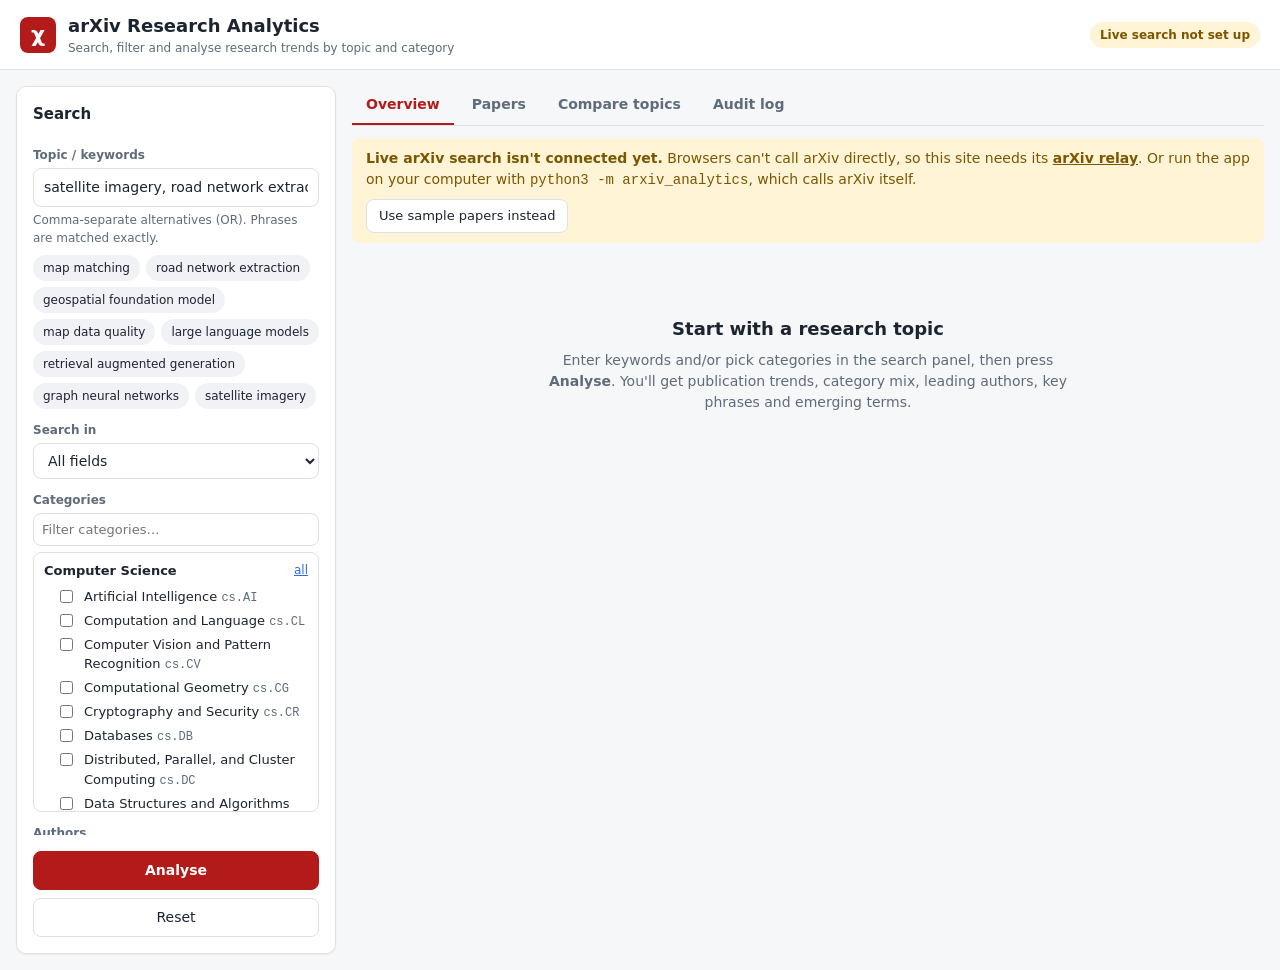
<file: index.html>
<!doctype html>
<html lang="en">
<head>
  <meta charset="utf-8">
  <meta name="viewport" content="width=device-width, initial-scale=1">
  <title>arXiv Research Analytics</title>
  <link rel="stylesheet" href="style.css">
</head>
<body>
<header class="topbar">
  <div class="brand">
    <span class="logo" aria-hidden="true">χ</span>
    <div>
      <h1>arXiv Research Analytics</h1>
      <p class="sub">Search, filter and analyse research trends by topic and category</p>
    </div>
  </div>
  <span id="mode-badge" class="badge">…</span>
</header>

<div class="layout">
  <!-- Search panel -->
  <aside class="panel search-panel" id="search-panel" aria-label="Search">
    <form id="search-form" autocomplete="off">
      <div class="panel-head">
        <h2>Search</h2>
        <button type="button" id="close-search" class="icon-btn mobile-only" aria-label="Close search">✕</button>
      </div>

      <label for="topic">Topic / keywords</label>
      <input id="topic" name="topic" placeholder="e.g. map matching, road network extraction">
      <p class="hint">Comma-separate alternatives (OR). Phrases are matched exactly.</p>

      <div class="presets" id="presets" aria-label="Topic presets"></div>

      <label for="field">Search in</label>
      <select id="field" name="field">
        <option value="all">All fields</option>
        <option value="ti">Title</option>
        <option value="abs">Abstract</option>
        <option value="au">Author</option>
        <option value="co">Comments</option>
        <option value="jr">Journal ref</option>
      </select>

      <label>Categories <span class="count" id="cat-count"></span></label>
      <input id="cat-search" placeholder="Filter categories…" class="small">
      <div id="category-picker" class="category-picker"></div>

      <label for="authors">Authors</label>
      <input id="authors" name="authors" placeholder="Comma-separated surnames">

      <div class="row">
        <div><label for="year_from">From year</label><select id="year_from" name="year_from"></select></div>
        <div><label for="year_to">To year</label><select id="year_to" name="year_to"></select></div>
      </div>
      <div class="presets year-presets" id="year-presets" aria-label="Year range shortcuts">
        <button type="button" data-span="1">This year</button>
        <button type="button" data-span="3">Last 3 years</button>
        <button type="button" data-span="5">Last 5 years</button>
        <button type="button" data-span="10">Last 10 years</button>
        <button type="button" data-span="">Any time</button>
      </div>
      <details class="exact-dates" id="exact-dates">
        <summary>Exact dates</summary>
        <div class="row">
          <div><label for="date_from">From</label><input type="date" id="date_from" name="date_from"></div>
          <div><label for="date_to">To</label><input type="date" id="date_to" name="date_to"></div>
        </div>
        <p class="hint">Exact dates override the years above. arXiv filters on the submission date.</p>
      </details>

      <div class="row">
        <div>
          <label for="max_results">Max papers</label>
          <select id="max_results" name="max_results">
            <option>100</option><option selected>200</option><option>500</option>
            <option>1000</option><option>2000</option>
          </select>
        </div>
        <div>
          <label for="sort_by">Sort</label>
          <select id="sort_by" name="sort_by">
            <option value="submittedDate">Newest</option>
            <option value="relevance">Relevance</option>
            <option value="lastUpdatedDate">Last updated</option>
          </select>
        </div>
      </div>

      <p class="hint" id="query-preview"></p>
      <div class="search-actions">
        <button type="submit" class="primary" id="search-btn">Analyse</button>
        <button type="button" class="ghost" id="reset-btn">Reset</button>
      </div>
    </form>
  </aside>
  <div id="sheet-backdrop" class="sheet-backdrop" hidden></div>

  <main>
    <nav class="tabs" role="tablist">
      <button role="tab" data-tab="overview" class="active"><svg class="tab-icon" viewBox="0 0 24 24" fill="none" stroke="currentColor" stroke-width="2" stroke-linecap="round" stroke-linejoin="round" aria-hidden="true"><path d="M4 20V10M10 20V4M16 20v-7M22 20H2"/></svg><span>Overview</span></button>
      <button role="tab" data-tab="papers"><svg class="tab-icon" viewBox="0 0 24 24" fill="none" stroke="currentColor" stroke-width="2" stroke-linecap="round" stroke-linejoin="round" aria-hidden="true"><path d="M6 2h9l5 5v15H6z"/><path d="M14 2v6h6M9 13h8M9 17h6"/></svg><span>Papers</span></button>
      <button role="tab" data-tab="compare"><svg class="tab-icon" viewBox="0 0 24 24" fill="none" stroke="currentColor" stroke-width="2" stroke-linecap="round" stroke-linejoin="round" aria-hidden="true"><path d="M3 17l5-6 4 3 5-7 4 4"/><path d="M3 21h18"/></svg><span>Compare<span class="desktop-only"> topics</span></span></button>
      <button role="tab" data-tab="log"><svg class="tab-icon" viewBox="0 0 24 24" fill="none" stroke="currentColor" stroke-width="2" stroke-linecap="round" stroke-linejoin="round" aria-hidden="true"><path d="M4 6h16M4 12h16M4 18h10"/></svg><span><span class="desktop-only">Audit log</span><span class="mobile-label">Log</span> <span id="log-badge" class="tab-badge" hidden></span></span></button>
      <button type="button" id="tab-search-btn" class="mobile-only" aria-controls="search-panel" aria-expanded="false"><svg class="tab-icon" viewBox="0 0 24 24" fill="none" stroke="currentColor" stroke-width="2" stroke-linecap="round" stroke-linejoin="round" aria-hidden="true"><circle cx="11" cy="11" r="7"/><path d="M20 20l-4-4"/></svg><span>Search</span></button>
    </nav>

    <div id="status" class="status" hidden></div>

    <!-- Refine bar (applies to Overview + Papers) -->
    <section id="refine" class="panel refine" hidden>
      <button type="button" id="refine-toggle" class="refine-toggle mobile-only" aria-expanded="false" aria-controls="refine-row">
        <span>Filters <span id="refine-count" class="count"></span></span><span class="chev" aria-hidden="true">▾</span>
      </button>
      <div class="refine-row" id="refine-row">
        <input id="f-text" placeholder="Filter within results (title/abstract)…">
        <input id="f-author" placeholder="Author contains…">
        <input id="f-year-from" type="number" placeholder="Year from" min="1991" max="2100">
        <input id="f-year-to" type="number" placeholder="Year to" min="1991" max="2100">
        <label class="toggle"><input type="checkbox" id="f-primary"> Primary category only</label>
        <button class="ghost" id="f-clear" type="button">Clear filters</button>
      </div>
      <div id="f-chips" class="chips" aria-label="Category filters"></div>
    </section>

    <section id="tab-overview" class="tab-panel">
      <div id="empty" class="empty">
        <h2>Start with a research topic</h2>
        <p>Enter keywords and/or pick categories in the search panel, then press <b>Analyse</b>.
          You'll get publication trends, category mix, leading authors, key phrases and emerging terms.</p>
        <button type="button" class="primary mobile-only" id="empty-search">Start a search</button>
      </div>
      <div id="overview" hidden>
        <div class="kpis" id="kpis"></div>
        <div class="grid">
          <div class="card wide"><h3>Publications over time</h3><div id="chart-timeline" class="chart"></div></div>
          <div class="card"><h3>Primary categories <small>click to filter</small></h3><div id="chart-primary"></div></div>
          <div class="card"><h3>All categories (incl. cross-lists)</h3><div id="chart-allcats"></div></div>
          <div class="card"><h3>Top authors <small>click to filter</small></h3><div id="chart-authors"></div></div>
          <div class="card"><h3>Key phrases <small>click to filter</small></h3><div id="chart-phrases"></div></div>
          <div class="card"><h3>Keywords</h3><div id="cloud" class="cloud"></div></div>
          <div class="card"><h3>Emerging terms <small>recent vs. earlier half</small></h3><div id="emerging"></div></div>
          <div class="card wide"><h3>Category co-occurrence</h3><div id="chart-pairs"></div></div>
        </div>
      </div>
    </section>

    <section id="tab-papers" class="tab-panel" hidden>
      <div class="toolbar">
        <span id="paper-count"></span>
        <span class="spacer"></span>
        <select id="paper-sort">
          <option value="date-desc">Newest first</option>
          <option value="date-asc">Oldest first</option>
          <option value="title">Title A–Z</option>
          <option value="authors">Most authors</option>
        </select>
        <button class="ghost" id="export-csv" type="button">Export CSV</button>
        <button class="ghost" id="export-json" type="button">Export JSON</button>
      </div>
      <div id="paper-list" class="paper-list"></div>
      <div class="pager"><button class="ghost" id="more-btn" type="button" hidden>Show more</button></div>
    </section>

    <section id="tab-compare" class="tab-panel" hidden>
      <div class="panel">
        <label for="compare-topics">Topics to compare (one per line, 2–6)</label>
        <textarea id="compare-topics" rows="4">graph neural networks
vision transformers
diffusion models</textarea>
        <p class="hint">Uses the categories, dates and max-papers settings from the search panel.
          Live mode makes one arXiv request per topic (rate-limited), so this can take a little while.</p>
        <button class="primary" id="compare-btn" type="button">Compare</button>
      </div>
      <div id="compare-out" hidden>
        <div class="card"><h3>Papers per year</h3><div id="chart-compare" class="chart"></div><div id="compare-legend" class="legend"></div></div>
        <div class="card"><h3>Summary</h3><div id="compare-table"></div></div>
      </div>
    </section>
    <section id="tab-log" class="tab-panel" hidden>
      <div class="toolbar">
        <span id="log-count">No arXiv requests yet</span>
        <span class="spacer"></span>
        <label class="toggle"><input type="checkbox" id="log-errors-only"> Problems only</label>
        <button class="ghost" id="log-copy" type="button">Copy log</button>
        <button class="ghost" id="log-clear" type="button">Clear</button>
      </div>
      <p class="hint">Every request sent to arXiv for a search or comparison, newest first: the exact query,
        the request URL, which route it took, the HTTP status and timing. Each entry is also written to the
        browser console with <code>console.debug</code>.</p>
      <ol id="log-list" class="log-list"></ol>
    </section>
  </main>
</div>

<script src="config.js"></script>
<script src="data.js"></script>
<script src="static-api.js"></script>
<script src="app.js"></script>
<script src="static-site.js"></script>
</body>
</html>
</file>
<file: style.css>
:root {
  --bg: #f6f7f9;
  --surface: #ffffff;
  --surface-2: #f0f2f5;
  --border: #dde1e7;
  --text: #1c2430;
  --muted: #5f6b7a;
  --accent: #b31b1b;          /* arXiv red */
  --accent-soft: #fbe9e9;
  --series-1: #2f6fdb;
  --series-2: #d9822b;
  --series-3: #1f9e74;
  --series-4: #9b51e0;
  --series-5: #d6456b;
  --series-6: #6b7a8f;
  --bar: #2f6fdb;
  --bar-soft: #dbe6fa;
  --warn-bg: #fff4d6;
  --warn-text: #7a5600;
  --error-bg: #fde8e8;
  --error-text: #8a1c1c;
  --radius: 10px;
  --shadow: 0 1px 2px rgba(16, 24, 40, .06);
  color-scheme: light;
}
@media (prefers-color-scheme: dark) {
  :root:not([data-theme="light"]) {
    --bg: #12161c; --surface: #1a1f27; --surface-2: #232a34; --border: #303945;
    --text: #e6e9ee; --muted: #9aa5b4; --accent: #ef6b6b; --accent-soft: #3a2224;
    --series-1: #6e9ff0; --series-2: #f0a35e; --series-3: #4cc79d; --series-4: #b88af0;
    --series-5: #ee7c99; --series-6: #a0abba;
    --bar: #6e9ff0; --bar-soft: #263650;
    --warn-bg: #3a3017; --warn-text: #f2d48a; --error-bg: #3d1f1f; --error-text: #f4b0b0;
    --shadow: none; color-scheme: dark;
  }
}
:root[data-theme="dark"] {
  --bg: #12161c; --surface: #1a1f27; --surface-2: #232a34; --border: #303945;
  --text: #e6e9ee; --muted: #9aa5b4; --accent: #ef6b6b; --accent-soft: #3a2224;
  --bar: #6e9ff0; --bar-soft: #263650; color-scheme: dark;
}

* { box-sizing: border-box; }
[hidden] { display: none !important; }
html, body { margin: 0; }
body {
  background: var(--bg); color: var(--text);
  font: 14px/1.5 system-ui, -apple-system, "Segoe UI", Roboto, sans-serif;
}
h1, h2, h3 { margin: 0; font-weight: 600; }
h1 { font-size: 18px; }
h2 { font-size: 15px; margin-bottom: 8px; }
h3 { font-size: 13px; margin-bottom: 10px; color: var(--muted); text-transform: uppercase; letter-spacing: .04em; }
h3 small { text-transform: none; letter-spacing: 0; font-weight: 400; opacity: .8; margin-left: 4px; }
a { color: var(--series-1); }

.topbar {
  display: flex; align-items: center; justify-content: space-between; gap: 12px;
  padding: 12px 20px; background: var(--surface); border-bottom: 1px solid var(--border);
}
.brand { display: flex; align-items: center; gap: 12px; }
.logo {
  width: 36px; height: 36px; border-radius: 8px; display: grid; place-items: center;
  background: var(--accent); color: #fff; font-size: 22px; font-weight: 700;
}
.sub { margin: 0; color: var(--muted); font-size: 12px; }
.badge { padding: 4px 10px; border-radius: 999px; font-size: 12px; font-weight: 600; background: var(--surface-2); }
.badge.live { background: #e3f5ec; color: #11633f; }
.badge.demo { background: var(--warn-bg); color: var(--warn-text); }

.layout { display: grid; grid-template-columns: 320px 1fr; gap: 16px; padding: 16px; align-items: start; }
main { min-width: 0; }
.panel { background: var(--surface); border: 1px solid var(--border); border-radius: var(--radius); padding: 16px; box-shadow: var(--shadow); }
.search-panel { position: sticky; top: 16px; max-height: calc(100vh - 32px); overflow: auto; }

label { display: block; font-size: 12px; font-weight: 600; color: var(--muted); margin: 12px 0 4px; }
input, select, textarea {
  width: 100%; padding: 8px 10px; border: 1px solid var(--border); border-radius: 8px;
  background: var(--surface); color: var(--text); font: inherit;
}
input.small { padding: 6px 8px; font-size: 13px; }
input:focus, select:focus, textarea:focus { outline: 2px solid var(--series-1); outline-offset: -1px; }
.hint { color: var(--muted); font-size: 12px; margin: 4px 0 0; word-break: break-word; }
.row { display: grid; grid-template-columns: minmax(0, 1fr) minmax(0, 1fr); gap: 8px; }
.row input { min-width: 0; }
.count { font-weight: 400; }

button { -webkit-tap-highlight-color: transparent; touch-action: manipulation; font: inherit; cursor: pointer; border-radius: 8px; padding: 8px 14px; border: 1px solid var(--border); background: var(--surface); color: var(--text); }
button.primary { background: var(--accent); border-color: var(--accent); color: #fff; font-weight: 600; width: 100%; margin-top: 16px; }
button.primary:disabled { opacity: .6; cursor: progress; }
button.ghost:hover { background: var(--surface-2); }
#reset-btn { width: 100%; margin-top: 8px; }
.search-actions { position: sticky; bottom: -16px; background: var(--surface); padding-bottom: 16px; margin-bottom: -16px; }

.presets { display: flex; flex-wrap: wrap; gap: 6px; margin-top: 8px; }
.presets button { padding: 3px 9px; font-size: 12px; border-radius: 999px; background: var(--surface-2); border-color: transparent; }
.presets button:hover { border-color: var(--border); }
.presets button.on { background: var(--accent-soft); border-color: var(--accent); color: var(--accent); font-weight: 600; }
.exact-dates { margin-top: 10px; }
.exact-dates summary { cursor: pointer; font-size: 12px; font-weight: 600; color: var(--muted); }
.exact-dates[open] summary { margin-bottom: 2px; }

.category-picker { border: 1px solid var(--border); border-radius: 8px; max-height: 260px; overflow: auto; margin-top: 6px; padding: 4px 0; }
.cat-group summary { cursor: pointer; padding: 4px 10px; font-weight: 600; font-size: 13px; display: flex; justify-content: space-between; }
.cat-group summary .group-all { font-weight: 400; color: var(--series-1); font-size: 12px; }
.cat-item { display: flex; gap: 8px; align-items: flex-start; padding: 2px 10px 2px 22px; font-size: 13px; cursor: pointer; font-weight: 400; color: var(--text); margin: 0; }
.cat-item input { width: auto; margin-top: 3px; }
.cat-item code { font-size: 12px; color: var(--muted); }

.tabs { display: flex; gap: 4px; margin-bottom: 12px; border-bottom: 1px solid var(--border); }
.tabs button { border: none; border-bottom: 2px solid transparent; border-radius: 0; background: none; padding: 8px 14px; color: var(--muted); font-weight: 600; }
.tabs button.active { color: var(--accent); border-bottom-color: var(--accent); }

.status { padding: 10px 14px; border-radius: 8px; margin-bottom: 12px; background: var(--surface-2); }
.status.error { background: var(--error-bg); color: var(--error-text); }
.status.warn { background: var(--warn-bg); color: var(--warn-text); }
.status a { color: inherit; font-weight: 600; }
.status-action { margin-top: 8px; padding: 6px 12px; font-size: 13px; background: var(--surface); color: var(--text); }

.refine { margin-bottom: 12px; padding: 12px; }
.refine-row { display: flex; flex-wrap: wrap; gap: 8px; align-items: center; }
.refine-row input[type=text], .refine-row input:not([type]) { flex: 2 1 200px; width: auto; }
.refine-row input[type=number] { flex: 0 1 110px; width: auto; }
.toggle { display: flex; gap: 6px; align-items: center; margin: 0; font-weight: 400; color: var(--text); white-space: nowrap; }
.toggle input { width: auto; }
.chips { display: flex; flex-wrap: wrap; gap: 6px; margin-top: 10px; }
.chip { padding: 3px 10px; font-size: 12px; border-radius: 999px; background: var(--surface-2); border: 1px solid transparent; }
.chip.on { background: var(--accent-soft); border-color: var(--accent); color: var(--accent); font-weight: 600; }
.chip .n { opacity: .7; margin-left: 4px; }

.empty { text-align: center; padding: 60px 20px; color: var(--muted); }
.empty h2 { color: var(--text); font-size: 18px; }
.empty p { max-width: 520px; margin: 8px auto 0; }

.kpis { display: grid; grid-template-columns: repeat(auto-fit, minmax(140px, 1fr)); gap: 12px; margin-bottom: 12px; }
.kpi { background: var(--surface); border: 1px solid var(--border); border-radius: var(--radius); padding: 12px 14px; }
.kpi .v { font-size: 22px; font-weight: 700; font-variant-numeric: tabular-nums; }
.kpi .l { font-size: 12px; color: var(--muted); }

.grid { display: grid; grid-template-columns: repeat(2, minmax(0, 1fr)); gap: 12px; }
.card { background: var(--surface); border: 1px solid var(--border); border-radius: var(--radius); padding: 14px 16px; min-width: 0; box-shadow: var(--shadow); }
.card.wide { grid-column: 1 / -1; }
.chart svg { width: 100%; height: auto; display: block; }
.chart text, .hbars text { fill: var(--muted); font-size: 11px; }
.axis line, .axis path { stroke: var(--border); }
.gridline { stroke: var(--border); stroke-dasharray: 2 3; }
.bar { fill: var(--bar); }
.bar:hover { opacity: .8; }

.hbars { display: flex; flex-direction: column; gap: 4px; }
.hbar { display: grid; grid-template-columns: minmax(90px, 40%) 1fr 44px; gap: 8px; align-items: center; font-size: 13px; padding: 2px 4px; border-radius: 6px; border: none; background: none; text-align: left; width: 100%; color: var(--text); }
.hbar.clickable:hover { background: var(--surface-2); }
.hbar .name { overflow: hidden; text-overflow: ellipsis; white-space: nowrap; }
.hbar .name small { color: var(--muted); }
.hbar .track { display: block; height: 10px; background: var(--bar-soft); border-radius: 5px; overflow: hidden; }
.hbar .fill { display: block; height: 100%; background: var(--bar); border-radius: 5px; }
.hbar .num { text-align: right; font-variant-numeric: tabular-nums; color: var(--muted); }

.cloud { display: flex; flex-wrap: wrap; gap: 4px 10px; align-items: baseline; line-height: 1.3; }
.cloud button { border: none; background: none; padding: 0; color: var(--series-1); }
.cloud button:hover { text-decoration: underline; }

table { width: 100%; border-collapse: collapse; font-size: 13px; }
th, td { text-align: left; padding: 6px 8px; border-bottom: 1px solid var(--border); }
th { color: var(--muted); font-weight: 600; font-size: 12px; }
td.num, th.num { text-align: right; font-variant-numeric: tabular-nums; }
.up { color: var(--series-3); font-weight: 600; }

.toolbar { display: flex; align-items: center; gap: 8px; margin-bottom: 10px; flex-wrap: wrap; }
.toolbar select { width: auto; }
.spacer { flex: 1; }
.paper-list { display: flex; flex-direction: column; gap: 8px; }
.paper { background: var(--surface); border: 1px solid var(--border); border-radius: var(--radius); padding: 12px 16px; }
.paper h4 { margin: 0 0 4px; font-size: 15px; }
.paper .meta { color: var(--muted); font-size: 12px; display: flex; flex-wrap: wrap; gap: 4px 12px; }
.paper .cats { display: flex; flex-wrap: wrap; gap: 4px; margin: 6px 0; }
.paper .cats span { font-size: 11px; padding: 1px 7px; border-radius: 999px; background: var(--surface-2); }
.paper .cats span.primary { background: var(--accent-soft); color: var(--accent); font-weight: 600; }
.paper details summary { cursor: pointer; color: var(--series-1); font-size: 12px; }
.paper details p { margin: 6px 0 0; }
.pager { text-align: center; margin: 12px 0; }

textarea { resize: vertical; font-family: inherit; }
#compare-btn { width: auto; }
#compare-out { display: grid; gap: 12px; margin-top: 12px; }
.legend { display: flex; flex-wrap: wrap; gap: 12px; margin-top: 8px; font-size: 13px; }
.legend span::before { content: ""; display: inline-block; width: 10px; height: 10px; border-radius: 2px; background: var(--c); margin-right: 6px; }

.spinner { display: inline-block; width: 14px; height: 14px; border: 2px solid currentColor; border-right-color: transparent; border-radius: 50%; animation: spin .8s linear infinite; vertical-align: -2px; margin-right: 8px; }
@keyframes spin { to { transform: rotate(360deg); } }


/* ---------- Audit log ---------- */
.tab-badge { display: inline-block; min-width: 18px; padding: 0 5px; margin-left: 2px; border-radius: 9px; font-size: 11px; line-height: 18px; text-align: center; background: var(--surface-2); color: var(--muted); font-variant-numeric: tabular-nums; }
.tab-badge.bad { background: var(--error-bg); color: var(--error-text); }
.mobile-label { display: none; }
.log-list { list-style: none; margin: 10px 0 0; padding: 0; display: flex; flex-direction: column; gap: 8px; }
.log-entry { background: var(--surface); border: 1px solid var(--border); border-left: 3px solid var(--series-3); border-radius: var(--radius); padding: 10px 14px; min-width: 0; display: flex; flex-direction: column; gap: 4px; }
.log-entry.error { border-left-color: var(--error-text); }
.log-entry.fallback, .log-entry.demo { border-left-color: var(--warn-text); }
.log-head { display: flex; flex-wrap: wrap; align-items: center; gap: 4px 10px; font-size: 12px; color: var(--muted); }
.log-src { color: var(--text); font-weight: 600; }
.log-head time, .log-ms { font-variant-numeric: tabular-nums; }
.pill { padding: 1px 8px; border-radius: 999px; font-weight: 700; font-size: 11px; text-transform: uppercase; letter-spacing: .04em; background: var(--surface-2); color: var(--series-3); }
.pill.error { background: var(--error-bg); color: var(--error-text); }
.pill.fallback, .pill.demo { background: var(--warn-bg); color: var(--warn-text); }
.log-query { display: block; font: 13px/1.45 ui-monospace, SFMono-Regular, Menlo, Consolas, monospace; background: var(--surface-2); padding: 6px 8px; border-radius: 6px; overflow-wrap: anywhere; }
.log-meta { font-size: 12px; color: var(--muted); font-variant-numeric: tabular-nums; }
.log-error { font-size: 13px; color: var(--error-text); overflow-wrap: anywhere; }
.log-note { font-size: 13px; color: var(--warn-text); }
.log-url { font: 11px/1.4 ui-monospace, SFMono-Regular, Menlo, Consolas, monospace; overflow-wrap: anywhere; }

/* ---------- Mobile ---------- */
.mobile-only { display: none; }
.tab-icon { display: none; }
.panel-head { display: flex; align-items: center; justify-content: space-between; gap: 8px; }
.icon-btn { width: 36px; height: 36px; padding: 0; align-items: center; justify-content: center; border-radius: 50%; font-size: 16px; line-height: 1; }
.refine-toggle { width: 100%; align-items: center; justify-content: space-between; background: none; border: none; padding: 6px 0; font-weight: 600; color: var(--text); }
.refine-toggle .count { font-weight: 400; color: var(--accent); }
.refine.open .chev { transform: rotate(180deg); }
.chev { transition: transform .2s ease; }

@media (max-width: 900px) {
  :root { --nav-h: 62px; }
  body { padding-bottom: calc(var(--nav-h) + env(safe-area-inset-bottom, 0px)); }
  body.sheet-open { overflow: hidden; }
  input, select, textarea { font-size: 16px; }   /* stops iOS zooming into fields */
  .mobile-only { display: inline-flex; }
  .desktop-only { display: none; }

  .topbar {
    position: sticky; top: 0; z-index: 30;
    padding: 10px max(16px, env(safe-area-inset-right, 0px)) 10px max(16px, env(safe-area-inset-left, 0px));
  }
  .topbar .sub { display: none; }
  h1 { font-size: 16px; }
  .logo { width: 30px; height: 30px; font-size: 18px; }
  .badge { font-size: 11px; padding: 3px 8px; text-align: right; }
  .layout { display: block; padding: 12px max(16px, env(safe-area-inset-right, 0px)) 16px max(16px, env(safe-area-inset-left, 0px)); }

  /* Search panel becomes a bottom sheet */
  .search-panel {
    position: fixed; left: 0; right: 0; bottom: 0; top: auto; z-index: 60;
    max-height: 88vh; max-height: 88dvh; overflow: auto; overscroll-behavior: contain;
    border-radius: 18px 18px 0 0; border-bottom: none;
    padding: 8px max(16px, env(safe-area-inset-right, 0px)) 0 max(16px, env(safe-area-inset-left, 0px));
    box-shadow: 0 -10px 30px rgba(10, 14, 20, .25);
    transform: translateY(105%); visibility: hidden;
    transition: transform .25s ease, visibility 0s linear .25s;
  }
  .sheet-open .search-panel { transform: none; visibility: visible; transition: transform .25s ease; }
  .search-panel::before { content: ""; display: block; width: 40px; height: 4px; border-radius: 2px; background: var(--border); margin: 0 auto 6px; }
  .sheet-backdrop { position: fixed; inset: 0; z-index: 55; background: rgba(10, 14, 20, .45); }
  .search-actions {
    display: grid; grid-template-columns: 1fr 2fr; gap: 8px;
    bottom: 0; margin: 12px calc(-1 * max(16px, env(safe-area-inset-left, 0px))) 0;
    padding: 12px max(16px, env(safe-area-inset-right, 0px)) calc(12px + env(safe-area-inset-bottom, 0px)) max(16px, env(safe-area-inset-left, 0px));
    border-top: 1px solid var(--border);
  }
  .search-actions button.primary { order: 2; margin-top: 0; min-height: 48px; }
  .search-actions #reset-btn { margin-top: 0; min-height: 48px; }
  .category-picker { max-height: 240px; }
  .cat-item { padding-top: 6px; padding-bottom: 6px; }
  .cat-group summary { padding: 8px 10px; }
  .presets { flex-wrap: nowrap; overflow-x: auto; scrollbar-width: none; margin-inline: -4px; padding: 0 4px 2px; }
  .presets button { flex: none; padding: 7px 12px; font-size: 13px; }

  /* Bottom navigation */
  .tabs {
    position: fixed; left: 0; right: 0; bottom: 0; z-index: 40; margin: 0; gap: 0;
    background: var(--surface); border-top: 1px solid var(--border); border-bottom: none;
    padding: 0 max(4px, env(safe-area-inset-right, 0px)) env(safe-area-inset-bottom, 0px) max(4px, env(safe-area-inset-left, 0px));
  }
  .tabs button {
    flex: 1; flex-direction: column; align-items: center; justify-content: center; gap: 3px;
    min-height: var(--nav-h); padding: 6px 4px; font-size: 11px;
    border-bottom: none; border-top: 2px solid transparent; display: flex;
  }
  .tabs button.active { border-top-color: var(--accent); }
  .tabs button[aria-expanded="true"] { color: var(--accent); }
  .tab-icon { display: block; width: 22px; height: 22px; }
  .mobile-label { display: inline; }
  .tabs .tab-badge { position: absolute; margin: -2px 0 0 -2px; transform: translate(14px, -26px); min-width: 16px; line-height: 16px; font-size: 10px; }
  .tabs button { position: relative; }

  /* Results */
  .status { font-size: 13px; padding: 8px 12px; }
  .refine { padding: 6px 12px 10px; }
  .refine:not(.open) .refine-row { display: none; }
  .refine-row { margin-top: 6px; }
  .refine-row input:not([type]), .refine-row .toggle, .refine-row #f-clear { flex: 1 1 100%; }
  .refine-row input[type=number] { flex: 1 1 40%; }
  .chips { flex-wrap: nowrap; overflow-x: auto; scrollbar-width: none; margin: 8px -12px 0; padding: 0 12px 2px; }
  .chip { flex: none; padding: 7px 12px; font-size: 13px; }

  .kpis { grid-template-columns: repeat(2, minmax(0, 1fr)); gap: 8px; }
  .kpi { padding: 10px 12px; }
  .kpi .v { font-size: 19px; }
  .grid { grid-template-columns: 1fr; gap: 10px; }
  .card { padding: 12px; }
  h3 { font-size: 12px; }
  .hbar { grid-template-columns: minmax(0, 1fr) 30% 36px; min-height: 36px; }
  .hbar .name small { display: none; }
  .cloud { gap: 6px 12px; }
  .cloud button { padding: 3px 0; }
  #emerging, #compare-table { overflow-x: auto; }

  .toolbar #paper-count, .toolbar #log-count { flex: 1 1 100%; font-weight: 600; }
  .toolbar .spacer { display: none; }
  .toolbar select, .toolbar button { flex: 1 1 0; min-height: 40px; }
  .paper { padding: 12px 14px; }
  .paper h4 { font-size: 15px; line-height: 1.35; }
  .paper details summary { padding: 6px 0; }
  .pager button { width: 100%; min-height: 44px; }
  #compare-btn { width: 100%; min-height: 48px; }

  .empty { padding: 40px 8px; }
  .empty .primary { width: auto; padding: 12px 24px; margin-top: 20px; }
}
@media (prefers-reduced-motion: reduce) {
  .search-panel, .chev { transition: none !important; }
}
</file>
